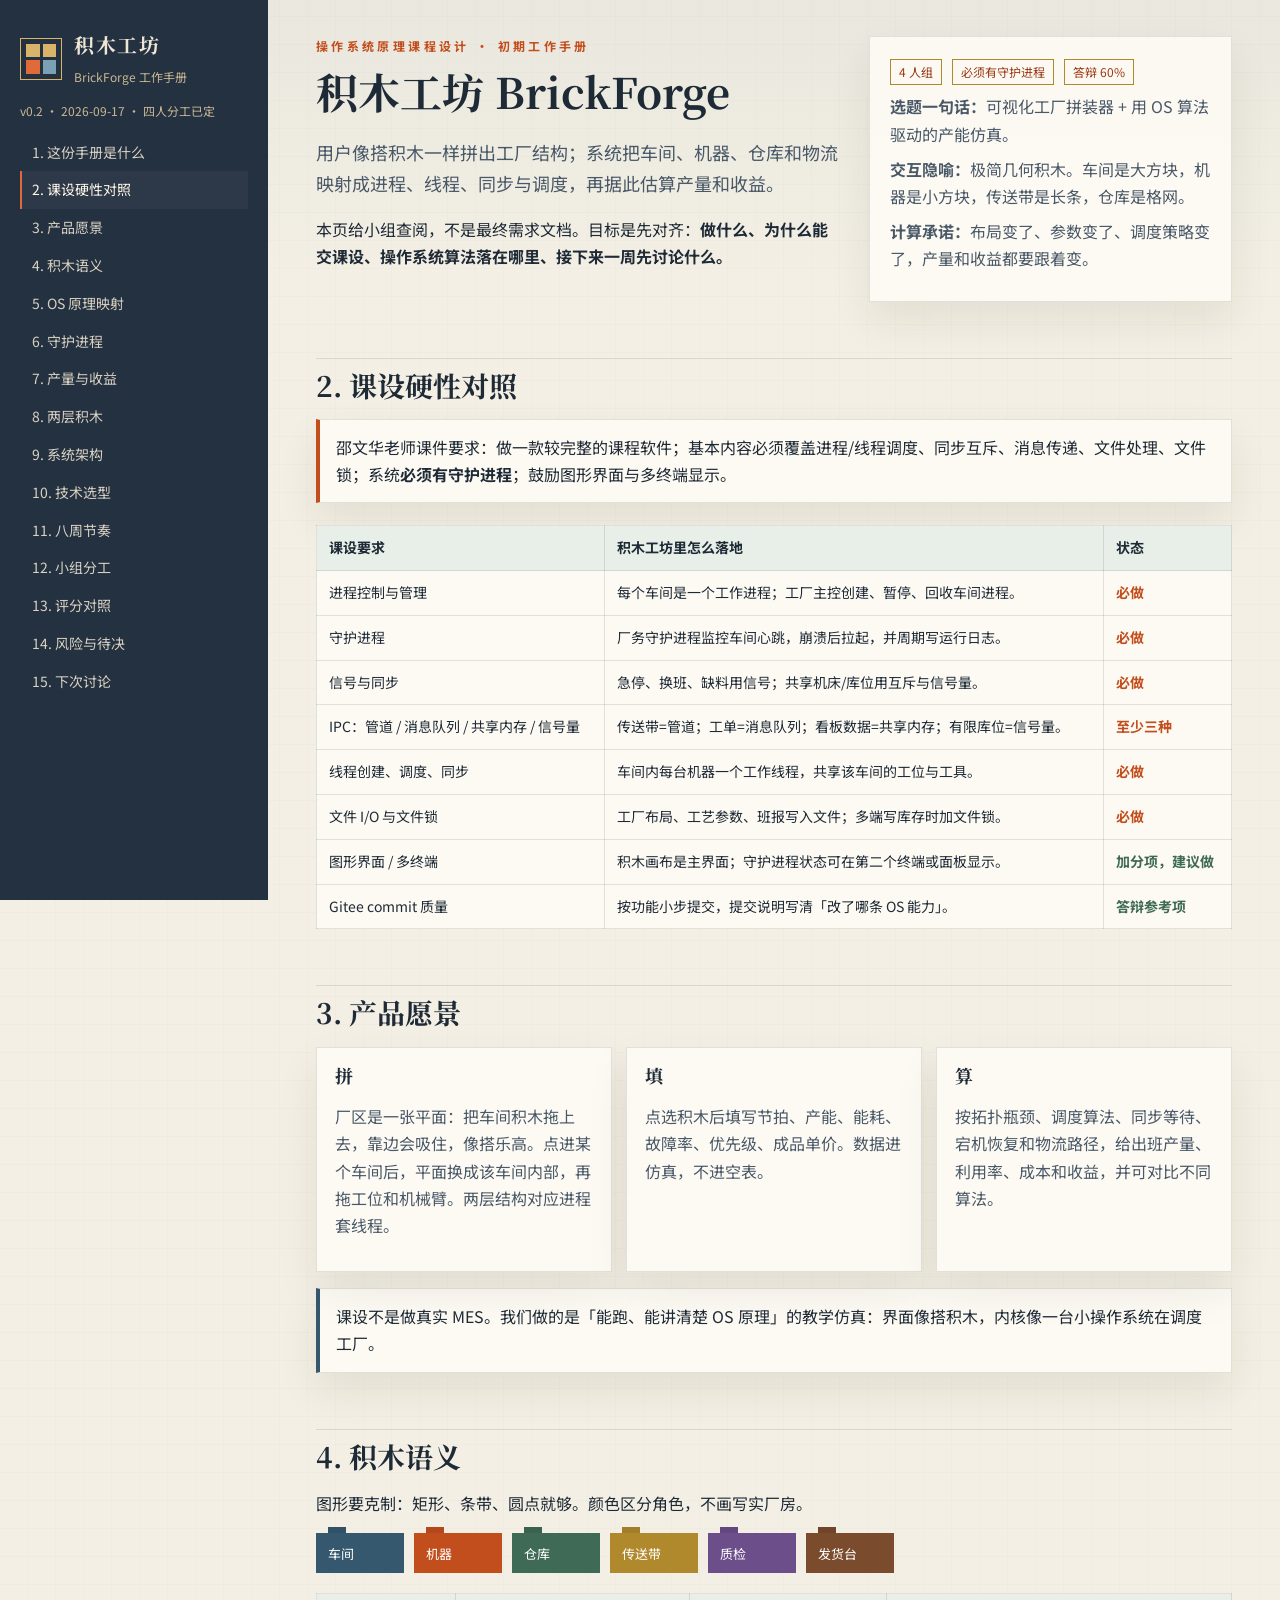
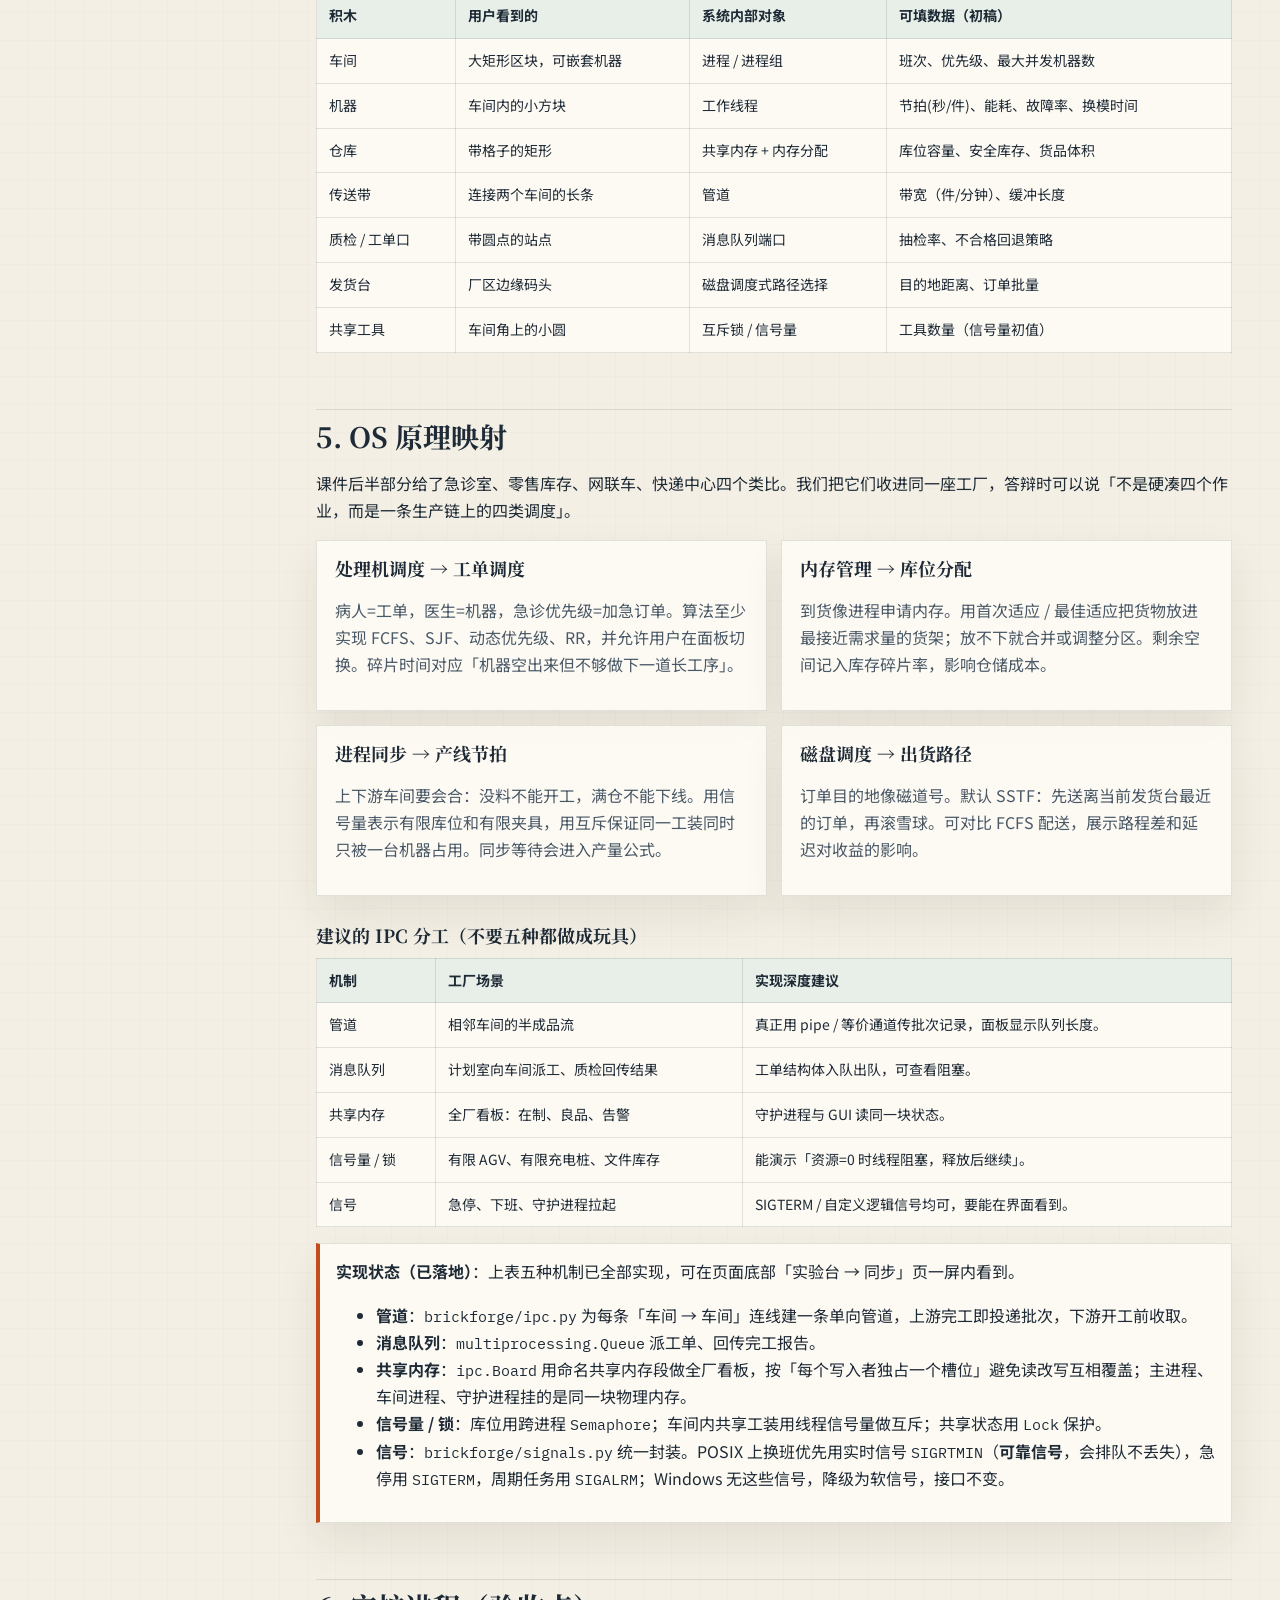
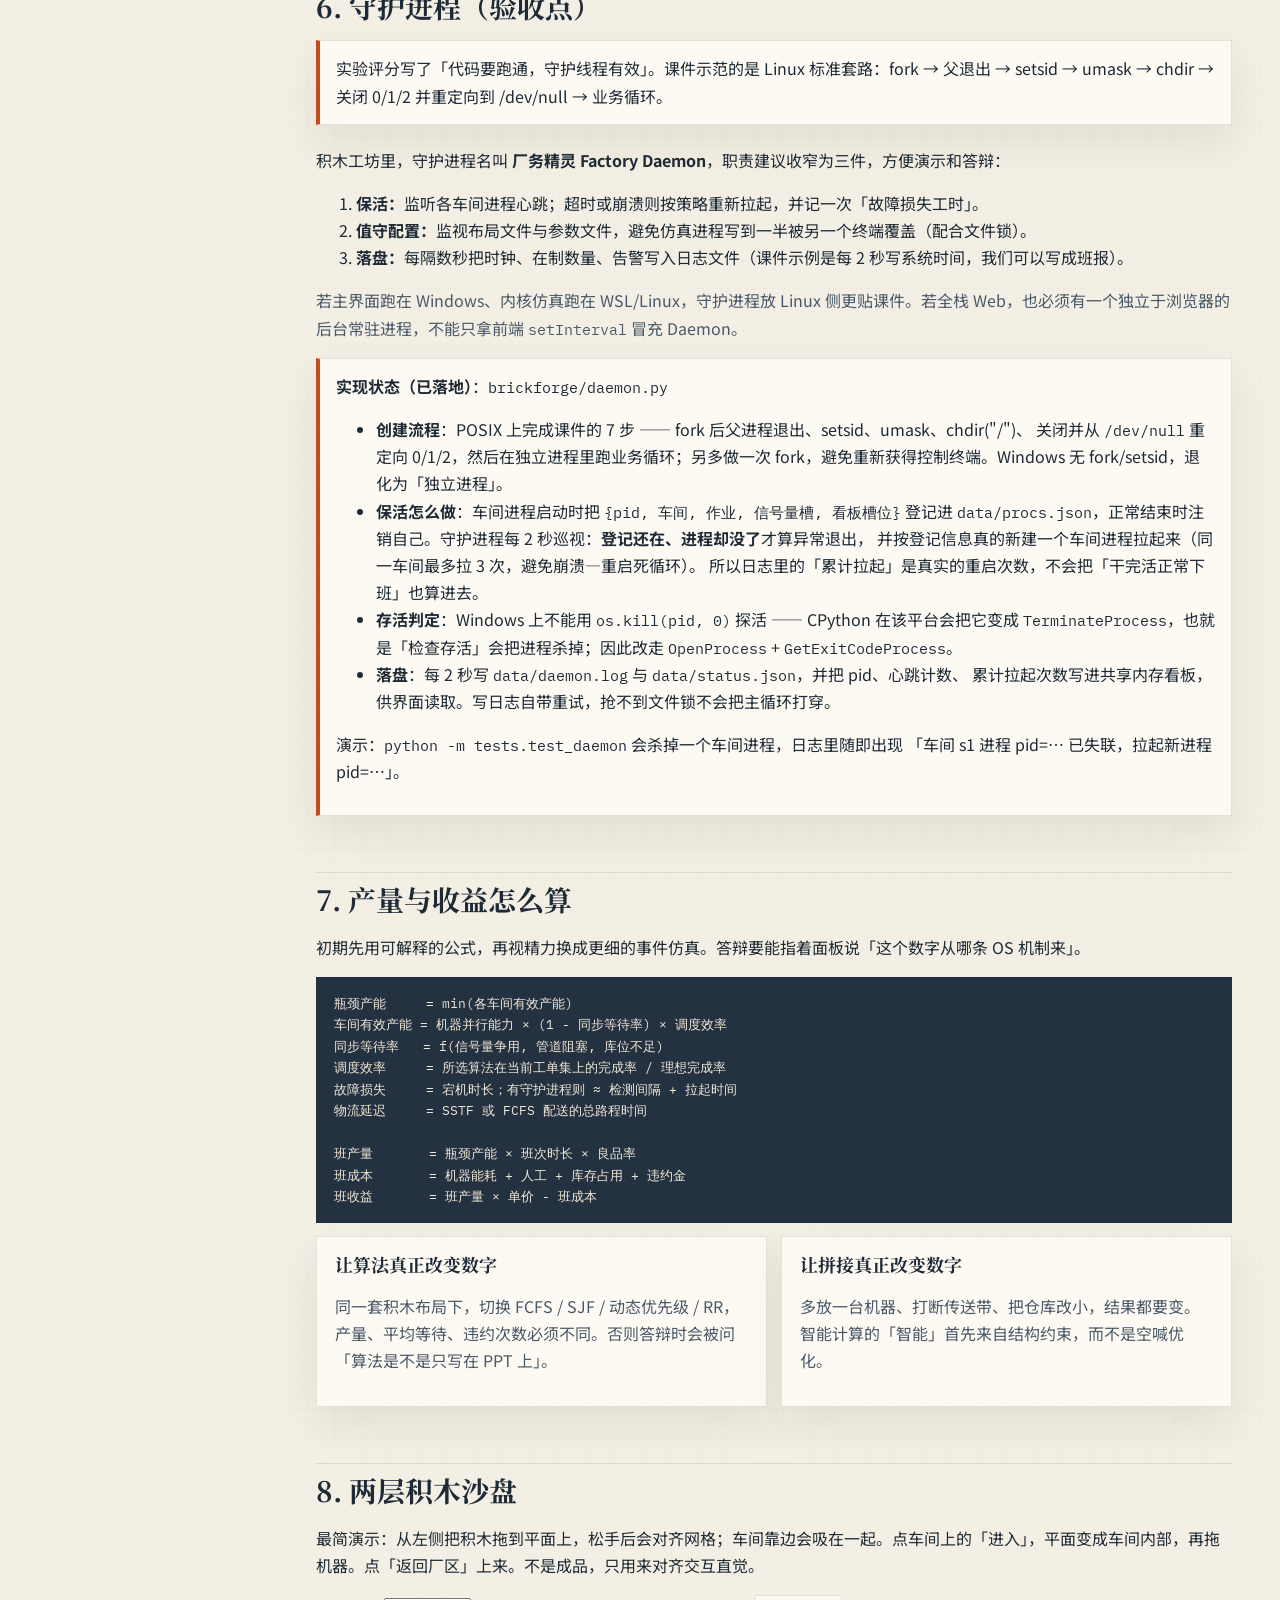
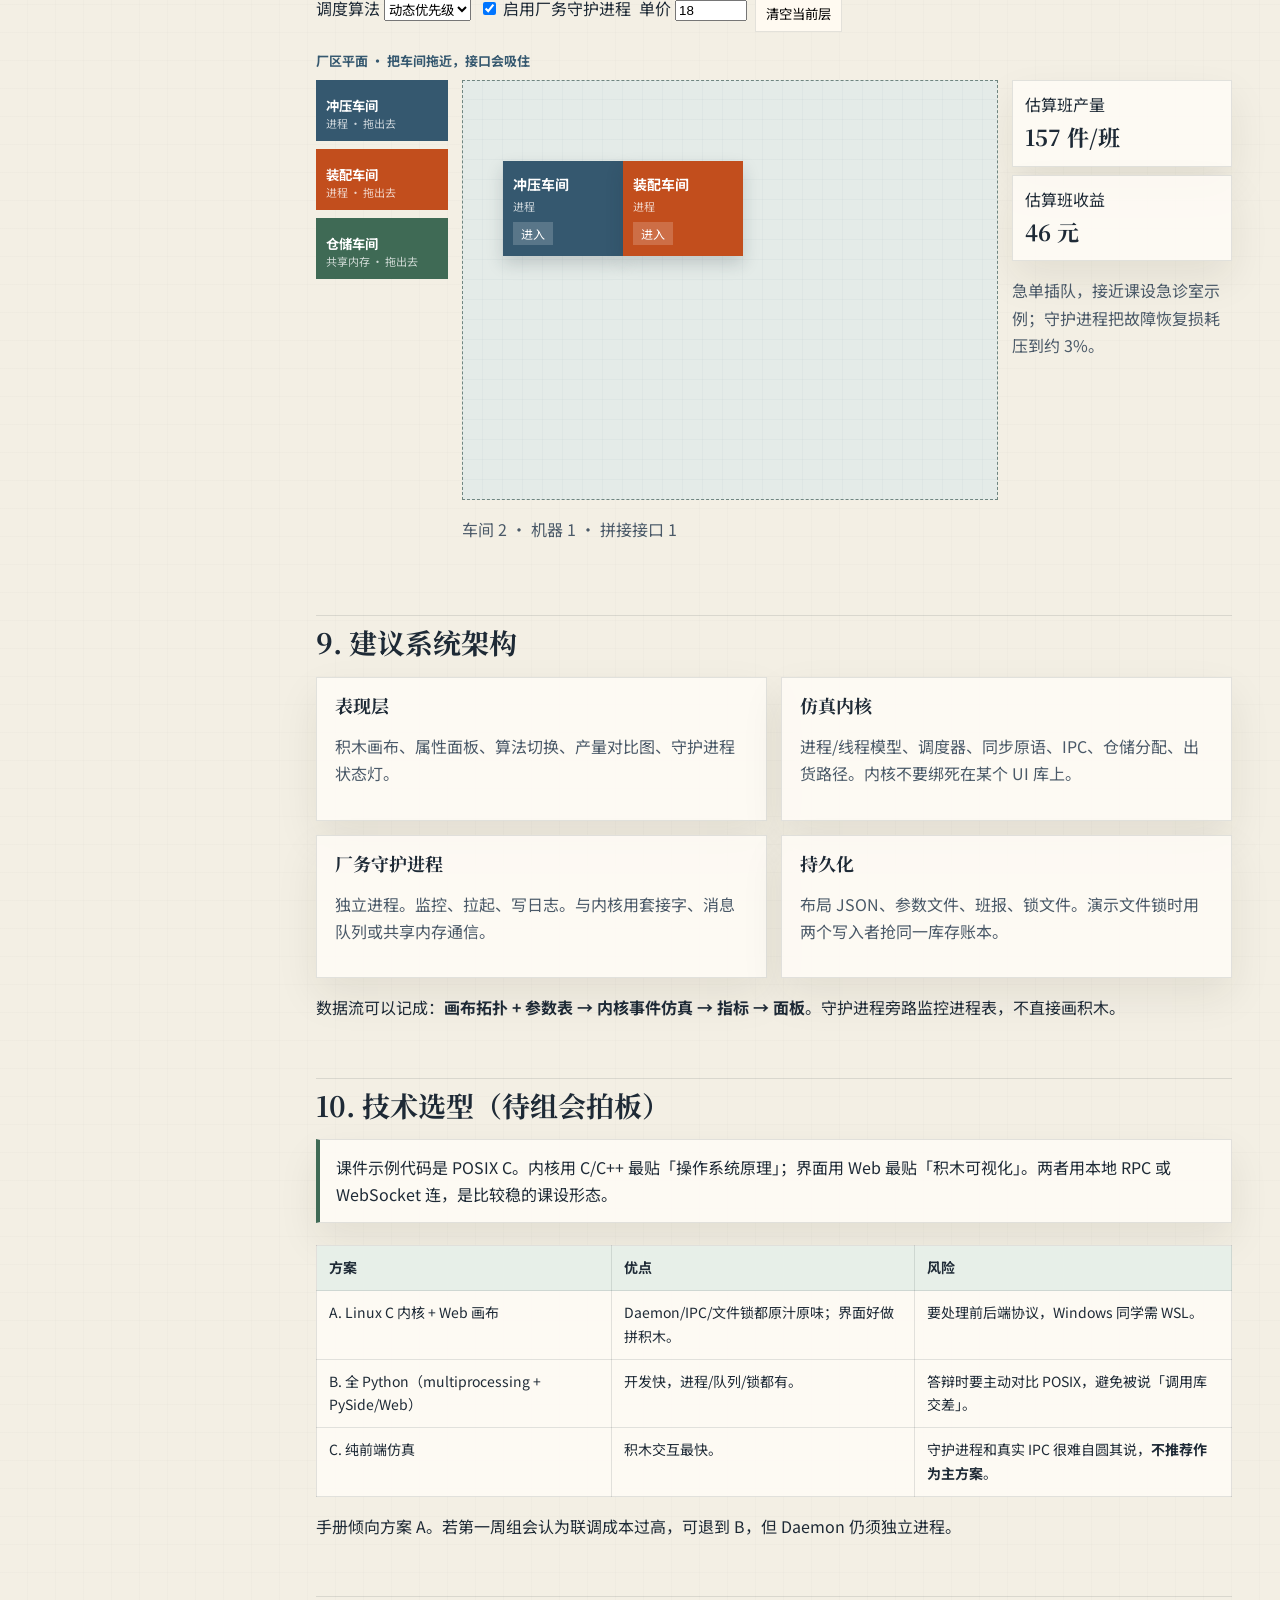
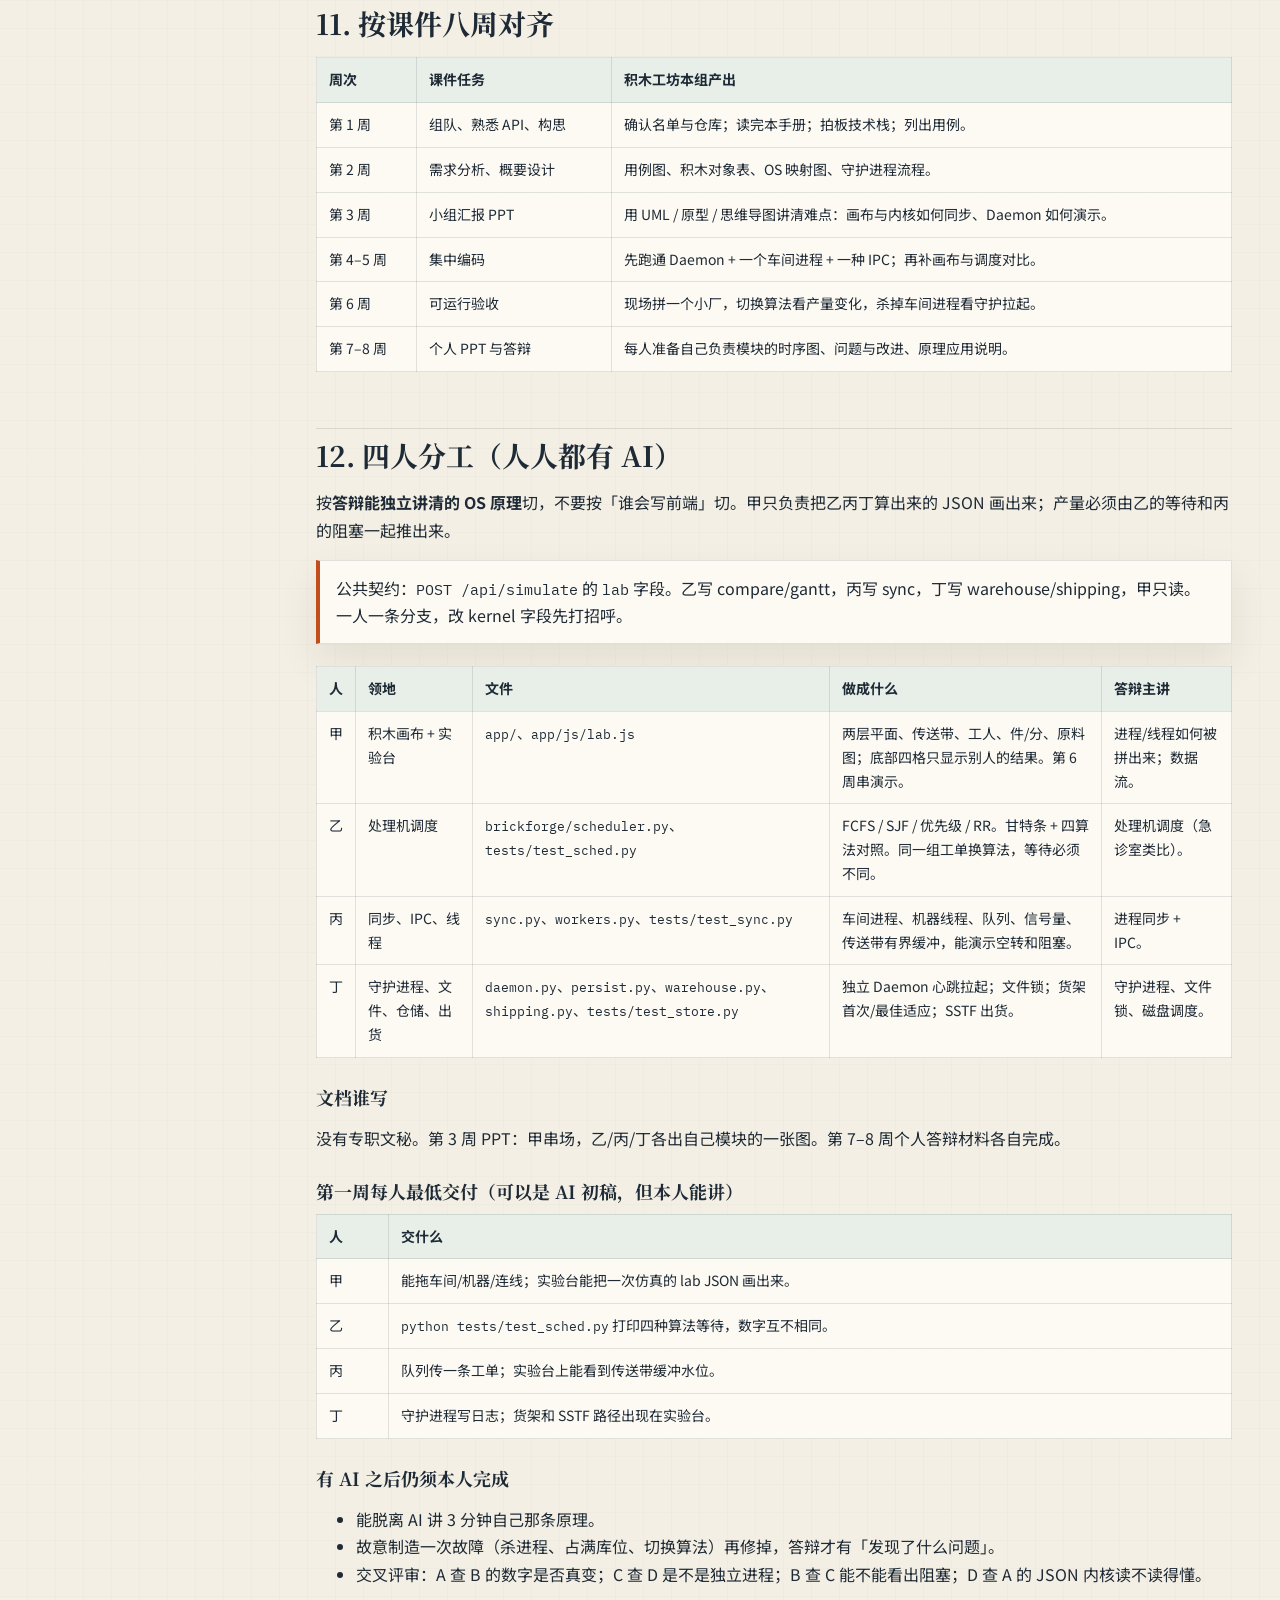
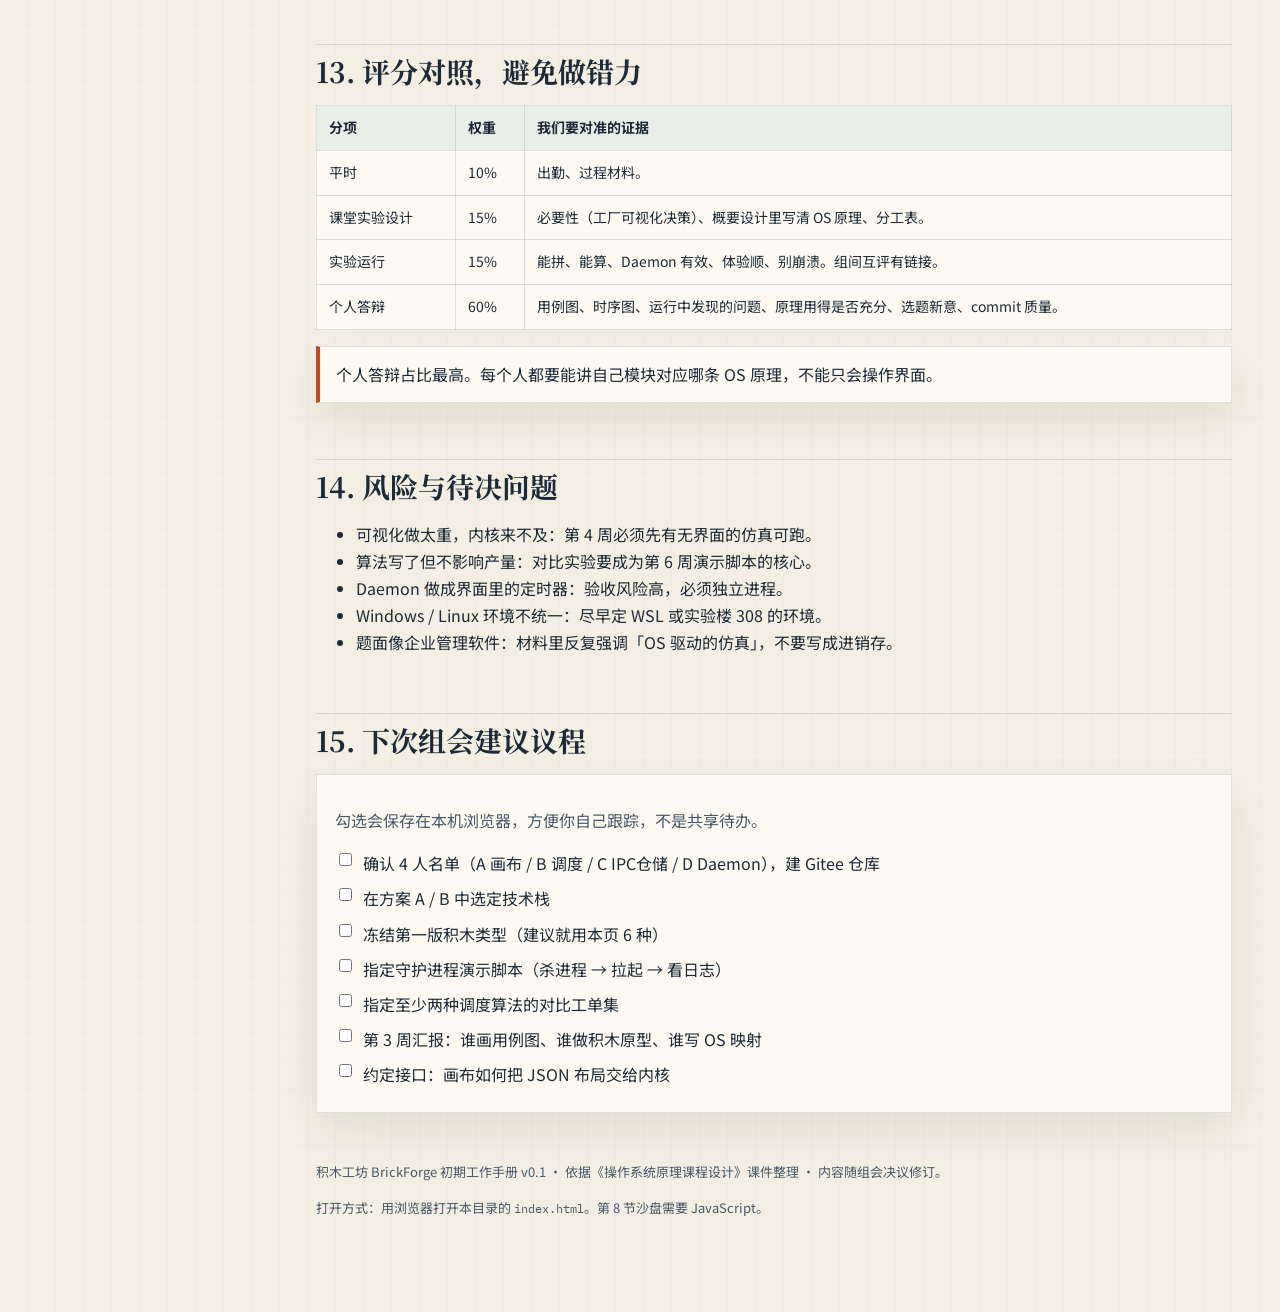
<file: handbook/index.html>
<!DOCTYPE html>
<html lang="zh-CN">
<head>
  <meta charset="UTF-8" />
  <meta name="viewport" content="width=device-width, initial-scale=1" />
  <title>积木工坊 BrickForge · 初期工作手册</title>
  <link rel="preconnect" href="https://fonts.googleapis.com" />
  <link rel="preconnect" href="https://fonts.gstatic.com" crossorigin />
  <link href="https://fonts.googleapis.com/css2?family=IBM+Plex+Mono:wght@400;500&family=Noto+Sans+SC:wght@400;500;700&family=Noto+Serif+SC:wght@600;700&display=swap" rel="stylesheet" />
  <link rel="stylesheet" href="assets/style.css?v=0.2" />
</head>
<body>
  <button class="menu-btn" id="menu" type="button">目录</button>
  <div class="layout">
    <aside class="sidebar" id="sidebar">
      <div class="mark">
        <div class="logo" aria-hidden="true"><i></i><i></i><i></i><i></i></div>
        <div>
          <strong>积木工坊</strong>
          <span>BrickForge 工作手册</span>
        </div>
      </div>
      <p class="ver">v0.2 · 2026-09-17 · 四人分工已定</p>
      <nav class="nav">
        <a href="#overview">1. 这份手册是什么</a>
        <a href="#requirements">2. 课设硬性对照</a>
        <a href="#vision">3. 产品愿景</a>
        <a href="#bricks">4. 积木语义</a>
        <a href="#os-map">5. OS 原理映射</a>
        <a href="#daemon-plan">6. 守护进程</a>
        <a href="#calc">7. 产量与收益</a>
        <a href="#playground">8. 两层积木</a>
        <a href="#architecture">9. 系统架构</a>
        <a href="#stack">10. 技术选型</a>
        <a href="#timeline">11. 八周节奏</a>
        <a href="#roles">12. 小组分工</a>
        <a href="#grading">13. 评分对照</a>
        <a href="#risks">14. 风险与待决</a>
        <a href="#next">15. 下次讨论</a>
      </nav>
    </aside>

    <main class="content">
      <header class="hero" id="overview">
        <div>
          <div class="kicker">操作系统原理课程设计 · 初期工作手册</div>
          <h1>积木工坊 BrickForge</h1>
          <p class="lead">用户像搭积木一样拼出工厂结构；系统把车间、机器、仓库和物流映射成进程、线程、同步与调度，再据此估算产量和收益。</p>
          <p>本页给小组查阅，不是最终需求文档。目标是先对齐：<b>做什么、为什么能交课设、操作系统算法落在哪里、接下来一周先讨论什么。</b></p>
        </div>
        <div class="hero-card">
          <span class="badge">4 人组</span>
          <span class="badge">必须有守护进程</span>
          <span class="badge">答辩 60%</span>
          <p><b>选题一句话：</b>可视化工厂拼装器 + 用 OS 算法驱动的产能仿真。</p>
          <p><b>交互隐喻：</b>极简几何积木。车间是大方块，机器是小方块，传送带是长条，仓库是格网。</p>
          <p><b>计算承诺：</b>布局变了、参数变了、调度策略变了，产量和收益都要跟着变。</p>
        </div>
      </header>

      <section id="requirements">
        <h2>2. 课设硬性对照</h2>
        <div class="callout">邵文华老师课件要求：做一款较完整的课程软件；基本内容必须覆盖进程/线程调度、同步互斥、消息传递、文件处理、文件锁；系统<b>必须有守护进程</b>；鼓励图形界面与多终端显示。</div>
        <table>
          <thead>
            <tr><th>课设要求</th><th>积木工坊里怎么落地</th><th>状态</th></tr>
          </thead>
          <tbody>
            <tr><td>进程控制与管理</td><td>每个车间是一个工作进程；工厂主控创建、暂停、回收车间进程。</td><td class="must">必做</td></tr>
            <tr><td>守护进程</td><td>厂务守护进程监控车间心跳，崩溃后拉起，并周期写运行日志。</td><td class="must">必做</td></tr>
            <tr><td>信号与同步</td><td>急停、换班、缺料用信号；共享机床/库位用互斥与信号量。</td><td class="must">必做</td></tr>
            <tr><td>IPC：管道 / 消息队列 / 共享内存 / 信号量</td><td>传送带=管道；工单=消息队列；看板数据=共享内存；有限库位=信号量。</td><td class="must">至少三种</td></tr>
            <tr><td>线程创建、调度、同步</td><td>车间内每台机器一个工作线程，共享该车间的工位与工具。</td><td class="must">必做</td></tr>
            <tr><td>文件 I/O 与文件锁</td><td>工厂布局、工艺参数、班报写入文件；多端写库存时加文件锁。</td><td class="must">必做</td></tr>
            <tr><td>图形界面 / 多终端</td><td>积木画布是主界面；守护进程状态可在第二个终端或面板显示。</td><td class="ok">加分项，建议做</td></tr>
            <tr><td>Gitee commit 质量</td><td>按功能小步提交，提交说明写清「改了哪条 OS 能力」。</td><td class="ok">答辩参考项</td></tr>
          </tbody>
        </table>
      </section>

      <section id="vision">
        <h2>3. 产品愿景</h2>
        <div class="grid-3">
          <article class="card">
            <h3>拼</h3>
            <p class="muted">厂区是一张平面：把车间积木拖上去，靠边会吸住，像搭乐高。点进某个车间后，平面换成该车间内部，再拖工位和机械臂。两层结构对应进程套线程。</p>
          </article>
          <article class="card">
            <h3>填</h3>
            <p class="muted">点选积木后填写节拍、产能、能耗、故障率、优先级、成品单价。数据进仿真，不进空表。</p>
          </article>
          <article class="card">
            <h3>算</h3>
            <p class="muted">按拓扑瓶颈、调度算法、同步等待、宕机恢复和物流路径，给出班产量、利用率、成本和收益，并可对比不同算法。</p>
          </article>
        </div>
        <div class="callout steel">课设不是做真实 MES。我们做的是「能跑、能讲清楚 OS 原理」的教学仿真：界面像搭积木，内核像一台小操作系统在调度工厂。</div>
      </section>

      <section id="bricks">
        <h2>4. 积木语义</h2>
        <p>图形要克制：矩形、条带、圆点就够。颜色区分角色，不画写实厂房。</p>
        <div class="brick-row">
          <div class="brick b-shop">车间</div>
          <div class="brick b-machine">机器</div>
          <div class="brick b-store">仓库</div>
          <div class="brick b-belt">传送带</div>
          <div class="brick b-check">质检</div>
          <div class="brick b-dock">发货台</div>
        </div>
        <table>
          <thead>
            <tr><th>积木</th><th>用户看到的</th><th>系统内部对象</th><th>可填数据（初稿）</th></tr>
          </thead>
          <tbody>
            <tr><td>车间</td><td>大矩形区块，可嵌套机器</td><td>进程 / 进程组</td><td>班次、优先级、最大并发机器数</td></tr>
            <tr><td>机器</td><td>车间内的小方块</td><td>工作线程</td><td>节拍(秒/件)、能耗、故障率、换模时间</td></tr>
            <tr><td>仓库</td><td>带格子的矩形</td><td>共享内存 + 内存分配</td><td>库位容量、安全库存、货品体积</td></tr>
            <tr><td>传送带</td><td>连接两个车间的长条</td><td>管道</td><td>带宽（件/分钟）、缓冲长度</td></tr>
            <tr><td>质检 / 工单口</td><td>带圆点的站点</td><td>消息队列端口</td><td>抽检率、不合格回退策略</td></tr>
            <tr><td>发货台</td><td>厂区边缘码头</td><td>磁盘调度式路径选择</td><td>目的地距离、订单批量</td></tr>
            <tr><td>共享工具</td><td>车间角上的小圆</td><td>互斥锁 / 信号量</td><td>工具数量（信号量初值）</td></tr>
          </tbody>
        </table>
      </section>

      <section id="os-map">
        <h2>5. OS 原理映射</h2>
        <p>课件后半部分给了急诊室、零售库存、网联车、快递中心四个类比。我们把它们收进同一座工厂，答辩时可以说「不是硬凑四个作业，而是一条生产链上的四类调度」。</p>
        <div class="grid-2">
          <article class="card">
            <h3>处理机调度 → 工单调度</h3>
            <p class="muted">病人=工单，医生=机器，急诊优先级=加急订单。算法至少实现 FCFS、SJF、动态优先级、RR，并允许用户在面板切换。碎片时间对应「机器空出来但不够做下一道长工序」。</p>
          </article>
          <article class="card">
            <h3>内存管理 → 库位分配</h3>
            <p class="muted">到货像进程申请内存。用首次适应 / 最佳适应把货物放进最接近需求量的货架；放不下就合并或调整分区。剩余空间记入库存碎片率，影响仓储成本。</p>
          </article>
          <article class="card">
            <h3>进程同步 → 产线节拍</h3>
            <p class="muted">上下游车间要会合：没料不能开工，满仓不能下线。用信号量表示有限库位和有限夹具，用互斥保证同一工装同时只被一台机器占用。同步等待会进入产量公式。</p>
          </article>
          <article class="card">
            <h3>磁盘调度 → 出货路径</h3>
            <p class="muted">订单目的地像磁道号。默认 SSTF：先送离当前发货台最近的订单，再滚雪球。可对比 FCFS 配送，展示路程差和延迟对收益的影响。</p>
          </article>
        </div>
        <h3>建议的 IPC 分工（不要五种都做成玩具）</h3>
        <table>
          <thead>
            <tr><th>机制</th><th>工厂场景</th><th>实现深度建议</th></tr>
          </thead>
          <tbody>
            <tr><td>管道</td><td>相邻车间的半成品流</td><td>真正用 pipe / 等价通道传批次记录，面板显示队列长度。</td></tr>
            <tr><td>消息队列</td><td>计划室向车间派工、质检回传结果</td><td>工单结构体入队出队，可查看阻塞。</td></tr>
            <tr><td>共享内存</td><td>全厂看板：在制、良品、告警</td><td>守护进程与 GUI 读同一块状态。</td></tr>
            <tr><td>信号量 / 锁</td><td>有限 AGV、有限充电桩、文件库存</td><td>能演示「资源=0 时线程阻塞，释放后继续」。</td></tr>
            <tr><td>信号</td><td>急停、下班、守护进程拉起</td><td>SIGTERM / 自定义逻辑信号均可，要能在界面看到。</td></tr>
          </tbody>
        </table>

        <div class="callout">
          <b>实现状态（已落地）</b>：上表五种机制已全部实现，可在页面底部「实验台 → 同步」页一屏内看到。
          <ul>
            <li><b>管道</b>：<code>brickforge/ipc.py</code> 为每条「车间 → 车间」连线建一条单向管道，上游完工即投递批次，下游开工前收取。</li>
            <li><b>消息队列</b>：<code>multiprocessing.Queue</code> 派工单、回传完工报告。</li>
            <li><b>共享内存</b>：<code>ipc.Board</code> 用命名共享内存段做全厂看板，按「每个写入者独占一个槽位」避免读改写互相覆盖；主进程、车间进程、守护进程挂的是同一块物理内存。</li>
            <li><b>信号量 / 锁</b>：库位用跨进程 <code>Semaphore</code>；车间内共享工装用线程信号量做互斥；共享状态用 <code>Lock</code> 保护。</li>
            <li><b>信号</b>：<code>brickforge/signals.py</code> 统一封装。POSIX 上换班优先用实时信号 <code>SIGRTMIN</code>（<b>可靠信号</b>，会排队不丢失），急停用 <code>SIGTERM</code>，周期任务用 <code>SIGALRM</code>；Windows 无这些信号，降级为软信号，接口不变。</li>
          </ul>
        </div>
      </section>

      <section id="daemon-plan">
        <h2>6. 守护进程（验收点）</h2>
        <div class="callout">实验评分写了「代码要跑通，守护线程有效」。课件示范的是 Linux 标准套路：fork → 父退出 → setsid → umask → chdir → 关闭 0/1/2 并重定向到 /dev/null → 业务循环。</div>
        <p>积木工坊里，守护进程名叫 <b>厂务精灵 Factory Daemon</b>，职责建议收窄为三件，方便演示和答辩：</p>
        <ol>
          <li><b>保活：</b>监听各车间进程心跳；超时或崩溃则按策略重新拉起，并记一次「故障损失工时」。</li>
          <li><b>值守配置：</b>监视布局文件与参数文件，避免仿真进程写到一半被另一个终端覆盖（配合文件锁）。</li>
          <li><b>落盘：</b>每隔数秒把时钟、在制数量、告警写入日志文件（课件示例是每 2 秒写系统时间，我们可以写成班报）。</li>
        </ol>
        <p class="muted">若主界面跑在 Windows、内核仿真跑在 WSL/Linux，守护进程放 Linux 侧更贴课件。若全栈 Web，也必须有一个独立于浏览器的后台常驻进程，不能只拿前端 <code>setInterval</code> 冒充 Daemon。</p>

        <div class="callout">
          <b>实现状态（已落地）</b>：<code>brickforge/daemon.py</code>
          <ul>
            <li><b>创建流程</b>：POSIX 上完成课件的 7 步 —— fork 后父进程退出、setsid、umask、chdir("/")、
              关闭并从 <code>/dev/null</code> 重定向 0/1/2，然后在独立进程里跑业务循环；另多做一次 fork，避免重新获得控制终端。Windows 无 fork/setsid，退化为「独立进程」。</li>
            <li><b>保活怎么做</b>：车间进程启动时把 <code>{pid, 车间, 作业, 信号量槽, 看板槽位}</code> 登记进
              <code>data/procs.json</code>，正常结束时注销自己。守护进程每 2 秒巡视：<b>登记还在、进程却没了</b>才算异常退出，
              并按登记信息真的新建一个车间进程拉起来（同一车间最多拉 3 次，避免崩溃—重启死循环）。
              所以日志里的「累计拉起」是真实的重启次数，不会把「干完活正常下班」也算进去。</li>
            <li><b>存活判定</b>：Windows 上不能用 <code>os.kill(pid, 0)</code> 探活 —— CPython 在该平台会把它变成
              <code>TerminateProcess</code>，也就是「检查存活」会把进程杀掉；因此改走
              <code>OpenProcess</code> + <code>GetExitCodeProcess</code>。</li>
            <li><b>落盘</b>：每 2 秒写 <code>data/daemon.log</code> 与 <code>data/status.json</code>，并把 pid、心跳计数、
              累计拉起次数写进共享内存看板，供界面读取。写日志自带重试，抢不到文件锁不会把主循环打穿。</li>
          </ul>
          <p>演示：<code>python -m tests.test_daemon</code> 会杀掉一个车间进程，日志里随即出现
            「车间 s1 进程 pid=… 已失联，拉起新进程 pid=…」。</p>
        </div>
      </section>

      <section id="calc">
        <h2>7. 产量与收益怎么算</h2>
        <p>初期先用可解释的公式，再视精力换成更细的事件仿真。答辩要能指着面板说「这个数字从哪条 OS 机制来」。</p>
        <pre class="formula">瓶颈产能     = min(各车间有效产能)
车间有效产能 = 机器并行能力 × (1 - 同步等待率) × 调度效率
同步等待率   = f(信号量争用, 管道阻塞, 库位不足)
调度效率     = 所选算法在当前工单集上的完成率 / 理想完成率
故障损失     = 宕机时长；有守护进程则 ≈ 检测间隔 + 拉起时间
物流延迟     = SSTF 或 FCFS 配送的总路程时间

班产量       = 瓶颈产能 × 班次时长 × 良品率
班成本       = 机器能耗 + 人工 + 库存占用 + 违约金
班收益       = 班产量 × 单价 - 班成本</pre>
        <div class="grid-2">
          <article class="card">
            <h3>让算法真正改变数字</h3>
            <p class="muted">同一套积木布局下，切换 FCFS / SJF / 动态优先级 / RR，产量、平均等待、违约次数必须不同。否则答辩时会被问「算法是不是只写在 PPT 上」。</p>
          </article>
          <article class="card">
            <h3>让拼接真正改变数字</h3>
            <p class="muted">多放一台机器、打断传送带、把仓库改小，结果都要变。智能计算的「智能」首先来自结构约束，而不是空喊优化。</p>
          </article>
        </div>
      </section>

      <section id="playground">
        <h2>8. 两层积木沙盘</h2>
        <p>最简演示：从左侧把积木拖到平面上，松手后会对齐网格；车间靠边会吸在一起。点车间上的「进入」，平面变成车间内部，再拖机器。点「返回厂区」上来。不是成品，只用来对齐交互直觉。</p>
        <div class="toolbar">
          <button id="back" type="button" hidden>返回厂区</button>
          <label>调度算法
            <select id="sched">
              <option value="fcfs">FCFS</option>
              <option value="sjf">SJF</option>
              <option value="priority" selected>动态优先级</option>
              <option value="rr">RR</option>
            </select>
          </label>
          <label><input id="daemon-on" type="checkbox" checked /> 启用厂务守护进程</label>
          <label>单价 <input id="price" type="number" value="18" min="1" style="width:72px" /></label>
          <button id="clear" type="button">清空当前层</button>
        </div>
        <p class="crumb" id="crumb">厂区平面 · 车间 = 进程</p>
        <div class="playground">
          <div class="palette" id="palette"></div>
          <div>
            <div class="stage" id="stage" aria-label="积木平面"></div>
            <p class="muted" id="m-struct"></p>
          </div>
          <div class="metrics">
            <div class="metric"><span>估算班产量</span><b id="m-yield">0 件/班</b></div>
            <div class="metric"><span>估算班收益</span><b id="m-rev">0 元</b></div>
            <p class="muted" id="m-note"></p>
          </div>
        </div>
      </section>

      <section id="architecture">
        <h2>9. 建议系统架构</h2>
        <div class="grid-2">
          <article class="card">
            <h3>表现层</h3>
            <p class="muted">积木画布、属性面板、算法切换、产量对比图、守护进程状态灯。</p>
          </article>
          <article class="card">
            <h3>仿真内核</h3>
            <p class="muted">进程/线程模型、调度器、同步原语、IPC、仓储分配、出货路径。内核不要绑死在某个 UI 库上。</p>
          </article>
          <article class="card">
            <h3>厂务守护进程</h3>
            <p class="muted">独立进程。监控、拉起、写日志。与内核用套接字、消息队列或共享内存通信。</p>
          </article>
          <article class="card">
            <h3>持久化</h3>
            <p class="muted">布局 JSON、参数文件、班报、锁文件。演示文件锁时用两个写入者抢同一库存账本。</p>
          </article>
        </div>
        <p>数据流可以记成：<b>画布拓扑 + 参数表 → 内核事件仿真 → 指标 → 面板</b>。守护进程旁路监控进程表，不直接画积木。</p>
      </section>

      <section id="stack">
        <h2>10. 技术选型（待组会拍板）</h2>
        <div class="callout sage">课件示例代码是 POSIX C。内核用 C/C++ 最贴「操作系统原理」；界面用 Web 最贴「积木可视化」。两者用本地 RPC 或 WebSocket 连，是比较稳的课设形态。</div>
        <table>
          <thead>
            <tr><th>方案</th><th>优点</th><th>风险</th></tr>
          </thead>
          <tbody>
            <tr><td>A. Linux C 内核 + Web 画布</td><td>Daemon/IPC/文件锁都原汁原味；界面好做拼积木。</td><td>要处理前后端协议，Windows 同学需 WSL。</td></tr>
            <tr><td>B. 全 Python（multiprocessing + PySide/Web）</td><td>开发快，进程/队列/锁都有。</td><td>答辩时要主动对比 POSIX，避免被说「调用库交差」。</td></tr>
            <tr><td>C. 纯前端仿真</td><td>积木交互最快。</td><td>守护进程和真实 IPC 很难自圆其说，<b>不推荐作为主方案</b>。</td></tr>
          </tbody>
        </table>
        <p>手册倾向方案 A。若第一周组会认为联调成本过高，可退到 B，但 Daemon 仍须独立进程。</p>
      </section>

      <section id="timeline">
        <h2>11. 按课件八周对齐</h2>
        <table>
          <thead>
            <tr><th>周次</th><th>课件任务</th><th>积木工坊本组产出</th></tr>
          </thead>
          <tbody>
            <tr><td>第 1 周</td><td>组队、熟悉 API、构思</td><td>确认名单与仓库；读完本手册；拍板技术栈；列出用例。</td></tr>
            <tr><td>第 2 周</td><td>需求分析、概要设计</td><td>用例图、积木对象表、OS 映射图、守护进程流程。</td></tr>
            <tr><td>第 3 周</td><td>小组汇报 PPT</td><td>用 UML / 原型 / 思维导图讲清难点：画布与内核如何同步、Daemon 如何演示。</td></tr>
            <tr><td>第 4–5 周</td><td>集中编码</td><td>先跑通 Daemon + 一个车间进程 + 一种 IPC；再补画布与调度对比。</td></tr>
            <tr><td>第 6 周</td><td>可运行验收</td><td>现场拼一个小厂，切换算法看产量变化，杀掉车间进程看守护拉起。</td></tr>
            <tr><td>第 7–8 周</td><td>个人 PPT 与答辩</td><td>每人准备自己负责模块的时序图、问题与改进、原理应用说明。</td></tr>
          </tbody>
        </table>
      </section>

      <section id="roles">
        <h2>12. 四人分工（人人都有 AI）</h2>
        <p>按<b>答辩能独立讲清的 OS 原理</b>切，不要按「谁会写前端」切。甲只负责把乙丙丁算出来的 JSON 画出来；产量必须由乙的等待和丙的阻塞一起推出来。</p>
        <div class="callout">公共契约：<code>POST /api/simulate</code> 的 <code>lab</code> 字段。乙写 compare/gantt，丙写 sync，丁写 warehouse/shipping，甲只读。一人一条分支，改 kernel 字段先打招呼。</div>
        <table>
          <thead>
            <tr><th>人</th><th>领地</th><th>文件</th><th>做成什么</th><th>答辩主讲</th></tr>
          </thead>
          <tbody>
            <tr>
              <td>甲</td>
              <td>积木画布 + 实验台</td>
              <td><code>app/</code>、<code>app/js/lab.js</code></td>
              <td>两层平面、传送带、工人、件/分、原料图；底部四格只显示别人的结果。第 6 周串演示。</td>
              <td>进程/线程如何被拼出来；数据流。</td>
            </tr>
            <tr>
              <td>乙</td>
              <td>处理机调度</td>
              <td><code>brickforge/scheduler.py</code>、<code>tests/test_sched.py</code></td>
              <td>FCFS / SJF / 优先级 / RR。甘特条 + 四算法对照。同一组工单换算法，等待必须不同。</td>
              <td>处理机调度（急诊室类比）。</td>
            </tr>
            <tr>
              <td>丙</td>
              <td>同步、IPC、线程</td>
              <td><code>sync.py</code>、<code>workers.py</code>、<code>tests/test_sync.py</code></td>
              <td>车间进程、机器线程、队列、信号量、传送带有界缓冲，能演示空转和阻塞。</td>
              <td>进程同步 + IPC。</td>
            </tr>
            <tr>
              <td>丁</td>
              <td>守护进程、文件、仓储、出货</td>
              <td><code>daemon.py</code>、<code>persist.py</code>、<code>warehouse.py</code>、<code>shipping.py</code>、<code>tests/test_store.py</code></td>
              <td>独立 Daemon 心跳拉起；文件锁；货架首次/最佳适应；SSTF 出货。</td>
              <td>守护进程、文件锁、磁盘调度。</td>
            </tr>
          </tbody>
        </table>
        <h3>文档谁写</h3>
        <p>没有专职文秘。第 3 周 PPT：甲串场，乙/丙/丁各出自己模块的一张图。第 7–8 周个人答辩材料各自完成。</p>
        <h3>第一周每人最低交付（可以是 AI 初稿，但本人能讲）</h3>
        <table>
          <thead>
            <tr><th>人</th><th>交什么</th></tr>
          </thead>
          <tbody>
            <tr><td>甲</td><td>能拖车间/机器/连线；实验台能把一次仿真的 lab JSON 画出来。</td></tr>
            <tr><td>乙</td><td><code>python tests/test_sched.py</code> 打印四种算法等待，数字互不相同。</td></tr>
            <tr><td>丙</td><td>队列传一条工单；实验台上能看到传送带缓冲水位。</td></tr>
            <tr><td>丁</td><td>守护进程写日志；货架和 SSTF 路径出现在实验台。</td></tr>
          </tbody>
        </table>
        <h3>有 AI 之后仍须本人完成</h3>
        <ul>
          <li>能脱离 AI 讲 3 分钟自己那条原理。</li>
          <li>故意制造一次故障（杀进程、占满库位、切换算法）再修掉，答辩才有「发现了什么问题」。</li>
          <li>交叉评审：A 查 B 的数字是否真变；C 查 D 是不是独立进程；B 查 C 能不能看出阻塞；D 查 A 的 JSON 内核读不读得懂。</li>
        </ul>
      </section>

      <section id="grading">
        <h2>13. 评分对照，避免做错力</h2>
        <table>
          <thead>
            <tr><th>分项</th><th>权重</th><th>我们要对准的证据</th></tr>
          </thead>
          <tbody>
            <tr><td>平时</td><td>10%</td><td>出勤、过程材料。</td></tr>
            <tr><td>课堂实验设计</td><td>15%</td><td>必要性（工厂可视化决策）、概要设计里写清 OS 原理、分工表。</td></tr>
            <tr><td>实验运行</td><td>15%</td><td>能拼、能算、Daemon 有效、体验顺、别崩溃。组间互评有链接。</td></tr>
            <tr><td>个人答辩</td><td>60%</td><td>用例图、时序图、运行中发现的问题、原理用得是否充分、选题新意、commit 质量。</td></tr>
          </tbody>
        </table>
        <div class="callout">个人答辩占比最高。每个人都要能讲自己模块对应哪条 OS 原理，不能只会操作界面。</div>
      </section>

      <section id="risks">
        <h2>14. 风险与待决问题</h2>
        <ul>
          <li>可视化做太重，内核来不及：第 4 周必须先有无界面的仿真可跑。</li>
          <li>算法写了但不影响产量：对比实验要成为第 6 周演示脚本的核心。</li>
          <li>Daemon 做成界面里的定时器：验收风险高，必须独立进程。</li>
          <li>Windows / Linux 环境不统一：尽早定 WSL 或实验楼 308 的环境。</li>
          <li>题面像企业管理软件：材料里反复强调「OS 驱动的仿真」，不要写成进销存。</li>
        </ul>
      </section>

      <section id="next">
        <h2>15. 下次组会建议议程</h2>
        <div class="card checks" id="checklist">
          <p class="muted">勾选会保存在本机浏览器，方便你自己跟踪，不是共享待办。</p>
          <label><input id="c1" type="checkbox" /> 确认 4 人名单（A 画布 / B 调度 / C IPC仓储 / D Daemon），建 Gitee 仓库</label>
          <label><input id="c2" type="checkbox" /> 在方案 A / B 中选定技术栈</label>
          <label><input id="c3" type="checkbox" /> 冻结第一版积木类型（建议就用本页 6 种）</label>
          <label><input id="c4" type="checkbox" /> 指定守护进程演示脚本（杀进程 → 拉起 → 看日志）</label>
          <label><input id="c5" type="checkbox" /> 指定至少两种调度算法的对比工单集</label>
          <label><input id="c6" type="checkbox" /> 第 3 周汇报：谁画用例图、谁做积木原型、谁写 OS 映射</label>
          <label><input id="c7" type="checkbox" /> 约定接口：画布如何把 JSON 布局交给内核</label>
        </div>
      </section>

      <footer class="footer">
        <p>积木工坊 BrickForge 初期工作手册 v0.1 · 依据《操作系统原理课程设计》课件整理 · 内容随组会决议修订。</p>
        <p>打开方式：用浏览器打开本目录的 <code>index.html</code>。第 8 节沙盘需要 JavaScript。</p>
      </footer>
    </main>
  </div>
  <script src="assets/handbook.js?v=0.2"></script>
</body>
</html>
</file>
<file: handbook/assets/style.css>
:root {
  --paper: #f3efe4;
  --paper-2: #ebe4d4;
  --ink: #1e2a36;
  --ink-soft: #4a5968;
  --line: rgba(30, 42, 54, 0.12);
  --rust: #c24e1d;
  --rust-deep: #9a3914;
  --steel: #35586f;
  --sage: #3f6a55;
  --brass: #b0892c;
  --card: rgba(255, 252, 246, 0.86);
  --shadow: 0 18px 40px rgba(40, 32, 18, 0.08);
  --mono: "IBM Plex Mono", "Cascadia Mono", ui-monospace, monospace;
  --sans: "Noto Sans SC", "PingFang SC", "Microsoft YaHei", sans-serif;
  --serif: "Noto Serif SC", "Songti SC", serif;
  --sidebar: 268px;
}

* { box-sizing: border-box; }
html { scroll-behavior: smooth; }
body {
  margin: 0;
  color: var(--ink);
  font-family: var(--sans);
  background:
    linear-gradient(180deg, rgba(53, 88, 111, 0.05), transparent 280px),
    repeating-linear-gradient(0deg, transparent, transparent 27px, rgba(30, 42, 54, 0.035) 28px),
    repeating-linear-gradient(90deg, transparent, transparent 27px, rgba(30, 42, 54, 0.035) 28px),
    var(--paper);
  line-height: 1.7;
}

a { color: var(--steel); }
code, .mono { font-family: var(--mono); font-size: 0.92em; }

.layout {
  display: grid;
  grid-template-columns: var(--sidebar) 1fr;
  min-height: 100vh;
}

.sidebar {
  position: sticky;
  top: 0;
  height: 100vh;
  padding: 28px 20px 24px;
  background: #243140;
  color: #efe7d6;
  overflow: auto;
}

.mark {
  display: flex;
  gap: 12px;
  align-items: center;
  margin-bottom: 8px;
}

.logo {
  width: 42px;
  height: 42px;
  border: 1.5px solid #d9b36a;
  display: grid;
  grid-template-columns: 1fr 1fr;
  gap: 3px;
  padding: 5px;
}

.logo i {
  display: block;
  background: #d9b36a;
}
.logo i:nth-child(3) { background: #e06a3a; }
.logo i:nth-child(4) { background: #7aa0b5; }

.mark strong {
  display: block;
  font-family: var(--serif);
  font-size: 20px;
  letter-spacing: 0.08em;
}
.mark span, .ver {
  color: #c9b894;
  font-size: 12px;
}

.nav a {
  display: block;
  color: #d9d1c2;
  text-decoration: none;
  padding: 7px 10px;
  border-left: 2px solid transparent;
  font-size: 14px;
}
.nav a:hover, .nav a.active {
  color: #fff7e8;
  border-left-color: #e06a3a;
  background: rgba(255,255,255,0.04);
}

.menu-btn {
  display: none;
  position: fixed;
  top: 14px;
  right: 14px;
  z-index: 20;
  background: #243140;
  color: #efe7d6;
  border: 0;
  padding: 8px 12px;
  font-family: inherit;
}

.content {
  padding: 36px 48px 80px;
  max-width: 1080px;
}

.hero {
  display: grid;
  grid-template-columns: 1.3fr 0.9fr;
  gap: 28px;
  margin-bottom: 42px;
}
.kicker {
  color: var(--rust);
  letter-spacing: 0.28em;
  font-size: 12px;
  font-weight: 700;
}
h1, h2, h3 { font-family: var(--serif); line-height: 1.3; }
h1 { font-size: 42px; margin: 8px 0 12px; }
h2 {
  font-size: 28px;
  margin: 56px 0 16px;
  padding-top: 8px;
  border-top: 1px solid var(--line);
}
h3 { font-size: 18px; margin: 28px 0 10px; }
.lead { font-size: 18px; color: var(--ink-soft); max-width: 40em; }

.hero-card, .card, .callout, .metric {
  background: var(--card);
  border: 1px solid var(--line);
  box-shadow: var(--shadow);
}
.hero-card { padding: 20px; }
.hero-card p { margin: 8px 0; color: var(--ink-soft); }
.badge {
  display: inline-block;
  border: 1px solid var(--brass);
  color: var(--rust-deep);
  padding: 2px 8px;
  font-size: 12px;
  margin-right: 6px;
}

.grid-2, .grid-3, .grid-4 {
  display: grid;
  gap: 14px;
}
.grid-2 { grid-template-columns: 1fr 1fr; }
.grid-3 { grid-template-columns: 1fr 1fr 1fr; }
.grid-4 { grid-template-columns: repeat(4, 1fr); }
.card { padding: 16px 18px; }
.card h3 { margin-top: 0; }
.muted { color: var(--ink-soft); }

.callout {
  padding: 14px 16px;
  border-left: 4px solid var(--rust);
  margin: 16px 0 22px;
}
.callout.steel { border-left-color: var(--steel); }
.callout.sage { border-left-color: var(--sage); }

table {
  width: 100%;
  border-collapse: collapse;
  background: var(--card);
  font-size: 14px;
}
th, td {
  border: 1px solid var(--line);
  padding: 10px 12px;
  text-align: left;
  vertical-align: top;
}
th { background: #e7efe8; font-weight: 700; }
.ok { color: var(--sage); font-weight: 700; }
.must { color: var(--rust); font-weight: 700; }

.brick-row {
  display: flex;
  flex-wrap: wrap;
  gap: 10px;
  margin: 12px 0 20px;
}
.brick {
  min-width: 88px;
  padding: 10px 12px 8px;
  color: #fff;
  font-size: 13px;
  position: relative;
}
.brick::after {
  content: "";
  position: absolute;
  top: -6px;
  left: 12px;
  width: 18px;
  height: 6px;
  background: inherit;
  filter: brightness(0.92);
}
.b-shop { background: #35586f; }
.b-machine { background: #c24e1d; }
.b-store { background: #3f6a55; }
.b-belt { background: #b0892c; }
.b-check { background: #6b4e8a; }
.b-dock { background: #7a4b2d; }

.formula {
  font-family: var(--mono);
  background: #243140;
  color: #efe7d6;
  padding: 16px 18px;
  overflow: auto;
  font-size: 13px;
  line-height: 1.65;
}

.playground {
  display: grid;
  grid-template-columns: 132px 1fr 220px;
  gap: 14px;
  align-items: start;
}
.palette button, .checks button, select, input[type="range"] {
  font-family: inherit;
}
.palette button, .toolbar button, .checks button {
  width: 100%;
  margin: 0 0 8px;
  padding: 8px 10px;
  border: 1px solid var(--line);
  cursor: pointer;
  font-family: inherit;
}
.toolbar button, .checks button {
  background: #fffaf1;
}
.palette .brick-src {
  color: #fff;
  border: 0;
  cursor: grab;
  position: relative;
  padding: 16px 10px 10px;
  text-align: left;
}
.palette .brick-src small {
  display: block;
  opacity: 0.75;
  font-size: 11px;
}
.crumb {
  margin: 0 0 8px;
  font-size: 13px;
  color: var(--steel);
  font-weight: 700;
}
.stage {
  position: relative;
  height: 420px;
  overflow: hidden;
  border: 1px dashed #6f8580;
  background:
    linear-gradient(rgba(255,255,255,0.35), rgba(255,255,255,0.35)),
    repeating-linear-gradient(0deg, transparent, transparent 19px, rgba(53,88,111,0.12) 20px),
    repeating-linear-gradient(90deg, transparent, transparent 19px, rgba(53,88,111,0.12) 20px),
    #d5e0dc;
  touch-action: none;
}
.stage.inside {
  background:
    linear-gradient(rgba(194, 78, 29, 0.08), rgba(194, 78, 29, 0.08)),
    repeating-linear-gradient(0deg, transparent, transparent 19px, rgba(122,75,45,0.14) 20px),
    repeating-linear-gradient(90deg, transparent, transparent 19px, rgba(122,75,45,0.14) 20px),
    #efe4d4;
}
.stage-hint {
  position: absolute;
  inset: 0;
  display: flex;
  align-items: center;
  justify-content: center;
  color: #5b6d68;
  pointer-events: none;
  font-size: 14px;
  text-align: center;
  padding: 24px;
}
.piece {
  position: absolute;
  color: #fff;
  cursor: grab;
  user-select: none;
  box-shadow: 0 8px 16px rgba(30, 42, 54, 0.18);
  touch-action: none;
}
.piece:active { cursor: grabbing; }
.piece .studs {
  display: flex;
  justify-content: center;
  gap: 8px;
  height: 10px;
  margin-top: -6px;
}
.piece .studs i {
  width: 14px;
  height: 10px;
  border-radius: 3px 3px 0 0;
  background: inherit;
  filter: brightness(1.12);
  display: block;
}
.piece .body {
  padding: 8px 10px 10px;
  min-height: 62px;
}
.piece strong { display: block; font-size: 14px; }
.piece em {
  display: block;
  font-style: normal;
  opacity: 0.75;
  font-size: 11px;
}
.piece .enter {
  margin-top: 6px;
  border: 0;
  background: rgba(255,255,255,0.18);
  color: #fff;
  font-family: inherit;
  font-size: 12px;
  padding: 3px 8px;
  cursor: pointer;
}
.piece.shop { width: 120px; }
.piece.machine { width: 84px; }
.piece.machine .body { min-height: 44px; }
.piece.press, .palette .press { background: #35586f; }
.piece.assemble, .palette .assemble { background: #c24e1d; }
.piece.store, .palette .store { background: #3f6a55; }
.piece.station, .palette .station { background: #9a3914; }
.piece.arm, .palette .arm { background: #6b4e8a; }
.ghost {
  position: fixed;
  pointer-events: none;
  z-index: 40;
  opacity: 0.85;
}
.link {
  position: absolute;
  background: #b0892c;
  pointer-events: none;
  z-index: 0;
}
.link.h { height: 8px; }
.link.v { width: 8px; }
.metrics .metric {
  padding: 10px 12px;
  margin-bottom: 8px;
}
.metrics b { display: block; font-size: 22px; font-family: var(--serif); }
.toolbar { display: flex; gap: 8px; margin: 10px 0; flex-wrap: wrap; }
.toolbar button { width: auto; }

.checks label {
  display: flex;
  gap: 8px;
  align-items: flex-start;
  margin: 8px 0;
  cursor: pointer;
}
.footer {
  margin-top: 48px;
  color: var(--ink-soft);
  font-size: 13px;
}

@media (max-width: 980px) {
  .layout { grid-template-columns: 1fr; }
  .sidebar {
    position: fixed;
    inset: 0 auto 0 0;
    width: min(82vw, 300px);
    transform: translateX(-110%);
    transition: 0.2s transform;
    z-index: 15;
  }
  .sidebar.open { transform: none; }
  .menu-btn { display: block; }
  .content { padding: 64px 18px 48px; }
  .hero, .grid-2, .grid-3, .grid-4, .playground {
    grid-template-columns: 1fr;
  }
  h1 { font-size: 32px; }
}
</file>
